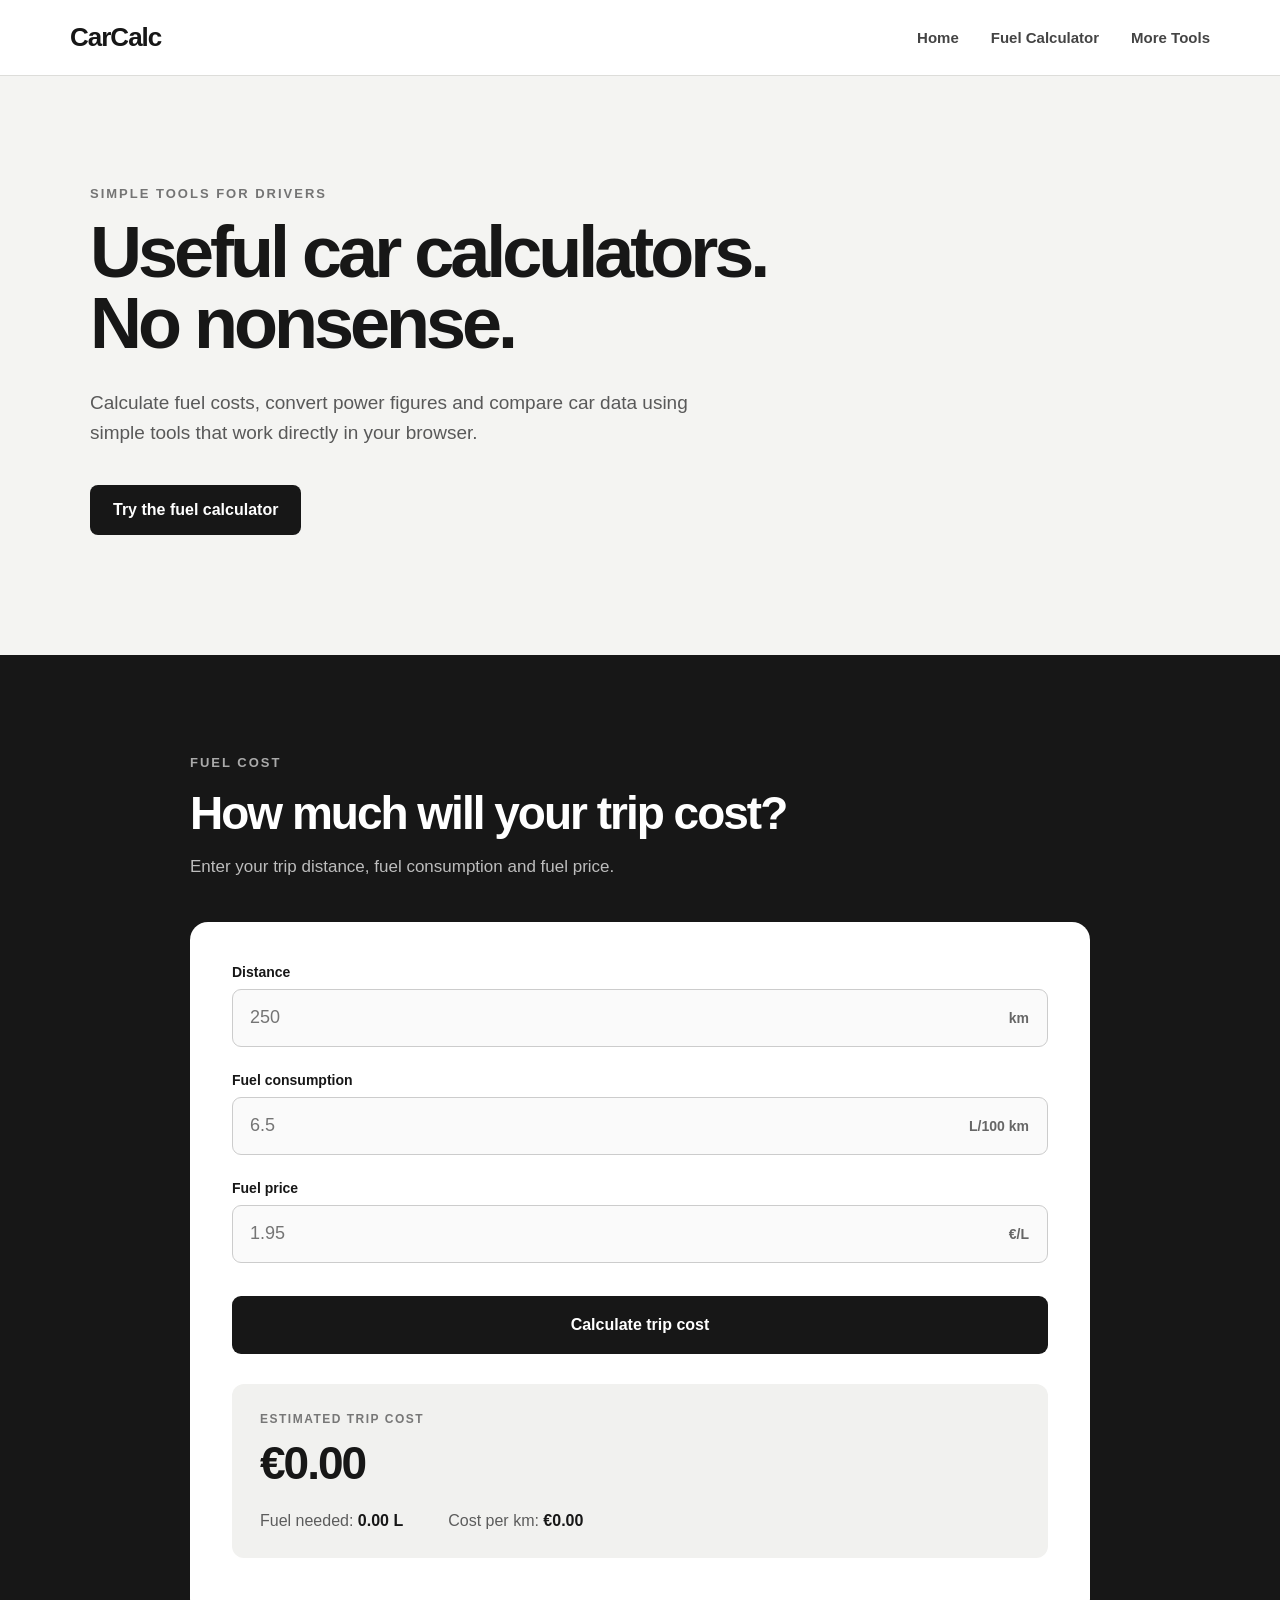
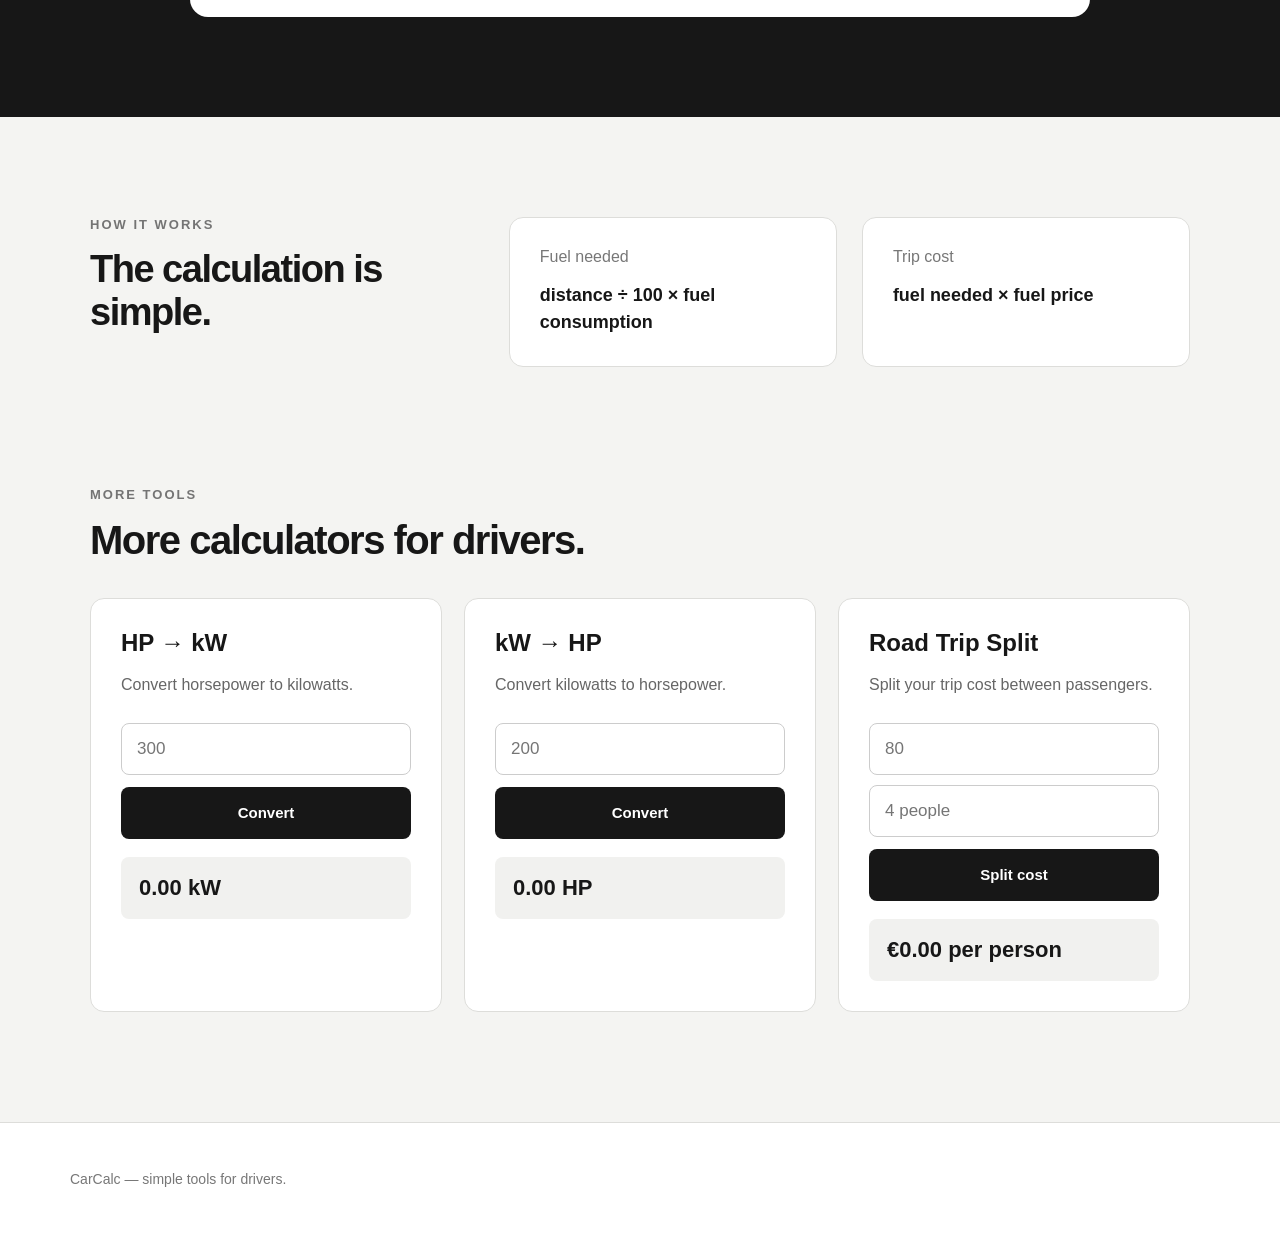
<file: index.html>
<!DOCTYPE html>
<html lang="en">
<head><!-- Google tag (gtag.js) -->
<script async src="https://www.googletagmanager.com/gtag/js?id=G-T5GRWQEMLX"></script>
<script>
  window.dataLayer = window.dataLayer || [];
  function gtag(){dataLayer.push(arguments);}
  gtag('js', new Date());

  gtag('config', 'G-T5GRWQEMLX');
</script>
    <meta charset="UTF-8">
    <title>CarCalc - Simple Car Calculators</title>
    <link rel="stylesheet" href="style.css">
</head>
<body>

    <header class="topbar">
        <div class="logo">CarCalc</div>

        <nav>
            <a href="#home">Home</a>
            <a href="#fuel-calculator">Fuel Calculator</a>
            <a href="#future-tools">More Tools</a>
        </nav>
    </header>

    <main>
        <section class="hero" id="home">
            <p class="eyebrow">SIMPLE TOOLS FOR DRIVERS</p>
            <h1>Useful car calculators.<br>No nonsense.</h1>
            <p class="hero-text">
                Calculate fuel costs, convert power figures and compare car data
                using simple tools that work directly in your browser.
            </p>
            <a class="main-button" href="#fuel-calculator">Try the fuel calculator</a>
        </section>

        <section class="calculator-section" id="fuel-calculator">
            <div class="section-heading">
                <p class="eyebrow">FUEL COST</p>
                <h2>How much will your trip cost?</h2>
                <p>Enter your trip distance, fuel consumption and fuel price.</p>
            </div>

            <div class="calculator-card">
                <div class="input-row">
                    <label for="distance">Distance</label>
                    <div class="input-with-unit">
                        <input type="number" id="distance" placeholder="250" min="0" step="0.1">
                        <span>km</span>
                    </div>
                </div>

                <div class="input-row">
                    <label for="consumption">Fuel consumption</label>
                    <div class="input-with-unit">
                        <input type="number" id="consumption" placeholder="6.5" min="0" step="0.1">
                        <span>L/100 km</span>
                    </div>
                </div>

                <div class="input-row">
                    <label for="fuel-price">Fuel price</label>
                    <div class="input-with-unit">
                        <input type="number" id="fuel-price" placeholder="1.95" min="0" step="0.01">
                        <span>€/L</span>
                    </div>
                </div>

                <button id="calculate-button">Calculate trip cost</button>

                <div class="result-box" id="result-box">
                    <p class="result-label">ESTIMATED TRIP COST</p>
                    <p class="result-price" id="result-price">€0.00</p>

                    <div class="result-details">
                        <p>Fuel needed: <strong id="fuel-needed">0.00 L</strong></p>
                        <p>Cost per km: <strong id="cost-per-km">€0.00</strong></p>
                    </div>
                </div>

                <p class="error-message" id="error-message"></p>
            </div>
        </section>

        <section class="info-section">
            <div>
                <p class="eyebrow">HOW IT WORKS</p>
                <h2>The calculation is simple.</h2>
            </div>

            <div class="formula-card">
                <p>Fuel needed</p>
                <strong>distance ÷ 100 × fuel consumption</strong>
            </div>

            <div class="formula-card">
                <p>Trip cost</p>
                <strong>fuel needed × fuel price</strong>
            </div>
        </section>

        <section class="future-section" id="future-tools">
    <p class="eyebrow">MORE TOOLS</p>
    <h2>More calculators for drivers.</h2>

    <div class="calculator-grid">

        <!-- HP TO KW -->
        <div class="mini-calculator">
            <h3>HP → kW</h3>
            <p>Convert horsepower to kilowatts.</p>

            <input
                type="number"
                id="hp-input"
                placeholder="300"
                min="0"
            >

            <button id="hp-to-kw-button">
                Convert
            </button>

            <div class="mini-result" id="kw-result">
                0.00 kW
            </div>
        </div>


        <!-- KW TO HP -->
        <div class="mini-calculator">
            <h3>kW → HP</h3>
            <p>Convert kilowatts to horsepower.</p>

            <input
                type="number"
                id="kw-input"
                placeholder="200"
                min="0"
            >

            <button id="kw-to-hp-button">
                Convert
            </button>

            <div class="mini-result" id="hp-result">
                0.00 HP
            </div>
        </div>


        <!-- ROAD TRIP SPLIT -->
        <div class="mini-calculator">
            <h3>Road Trip Split</h3>
            <p>Split your trip cost between passengers.</p>

            <input
                type="number"
                id="trip-cost-input"
                placeholder="80"
                min="0"
                step="0.01"
            >

            <input
                type="number"
                id="people-input"
                placeholder="4 people"
                min="1"
                step="1"
            >

            <button id="split-cost-button">
                Split cost
            </button>

            <div class="mini-result" id="split-result">
                €0.00 per person
            </div>
        </div>

    </div>
</section>
                </div>
            </div>
        </section>
    </main>

    <footer>
        <p>CarCalc — simple tools for drivers.</p>
    </footer>

    <script src="script.js"></script>
</body>
</html>
</file>
<file: style.css>
* {
    box-sizing: border-box;
}

html {
    scroll-behavior: smooth;
}

body {
    margin: 0;
    font-family: Arial, Helvetica, sans-serif;
    background: #f4f4f2;
    color: #171717;
}

.topbar {
    width: 100%;
    height: 76px;
    padding: 0 70px;
    display: flex;
    align-items: center;
    justify-content: space-between;
    background: #ffffff;
    border-bottom: 1px solid #ddddda;
}

.logo {
    font-size: 26px;
    font-weight: 800;
    letter-spacing: -1px;
}

nav {
    display: flex;
    gap: 32px;
}

nav a {
    text-decoration: none;
    color: #444444;
    font-size: 15px;
    font-weight: 600;
}

nav a:hover {
    color: #000000;
}

.hero {
    width: 1100px;
    margin: 0 auto;
    padding: 110px 0 120px;
}

.eyebrow {
    margin: 0 0 16px;
    font-size: 13px;
    font-weight: 800;
    letter-spacing: 2px;
    color: #747474;
}

.hero h1 {
    max-width: 820px;
    margin: 0;
    font-size: 72px;
    line-height: 0.98;
    letter-spacing: -4px;
}

.hero-text {
    width: 620px;
    margin: 30px 0 36px;
    font-size: 19px;
    line-height: 1.6;
    color: #595959;
}

.main-button {
    display: inline-block;
    padding: 16px 23px;
    background: #171717;
    color: #ffffff;
    text-decoration: none;
    font-weight: 700;
    border-radius: 8px;
}

.main-button:hover {
    background: #333333;
}

.calculator-section {
    background: #171717;
    color: #ffffff;
    padding: 100px 0;
}

.section-heading {
    width: 900px;
    margin: 0 auto 45px;
}

.section-heading .eyebrow {
    color: #aaaaaa;
}

.section-heading h2 {
    margin: 0 0 14px;
    font-size: 46px;
    letter-spacing: -2px;
}

.section-heading > p:last-child {
    color: #bdbdbd;
    font-size: 17px;
}

.calculator-card {
    width: 900px;
    margin: 0 auto;
    padding: 42px;
    background: #ffffff;
    color: #171717;
    border-radius: 18px;
}

.input-row {
    margin-bottom: 25px;
}

.input-row label {
    display: block;
    margin-bottom: 9px;
    font-size: 14px;
    font-weight: 700;
}

.input-with-unit {
    height: 58px;
    display: flex;
    align-items: center;
    border: 1px solid #cccccc;
    border-radius: 9px;
    background: #fafafa;
    overflow: hidden;
}

.input-with-unit input {
    flex: 1;
    height: 100%;
    padding: 0 17px;
    border: none;
    outline: none;
    background: transparent;
    font-size: 18px;
}

.input-with-unit span {
    padding: 0 18px;
    color: #666666;
    font-size: 14px;
    font-weight: 700;
}

#calculate-button {
    width: 100%;
    height: 58px;
    margin-top: 8px;
    border: none;
    border-radius: 9px;
    background: #171717;
    color: #ffffff;
    font-size: 16px;
    font-weight: 800;
    cursor: pointer;
}

#calculate-button:hover {
    background: #353535;
}

.result-box {
    margin-top: 30px;
    padding: 28px;
    background: #f1f1ef;
    border-radius: 12px;
}

.result-label {
    margin: 0;
    font-size: 12px;
    font-weight: 800;
    letter-spacing: 1.5px;
    color: #777777;
}

.result-price {
    margin: 10px 0 22px;
    font-size: 46px;
    font-weight: 800;
    letter-spacing: -2px;
}

.result-details {
    display: flex;
    gap: 45px;
    color: #5c5c5c;
}

.result-details p {
    margin: 0;
}

.result-details strong {
    color: #171717;
}

.error-message {
    margin: 17px 0 0;
    font-weight: 700;
}

.info-section {
    width: 1100px;
    margin: 0 auto;
    padding: 100px 0;
    display: grid;
    grid-template-columns: 1.2fr 1fr 1fr;
    gap: 25px;
    align-items: stretch;
}

.info-section h2 {
    margin: 0;
    font-size: 38px;
    letter-spacing: -1.5px;
}

.formula-card {
    padding: 30px;
    background: #ffffff;
    border: 1px solid #ddddda;
    border-radius: 14px;
}

.formula-card p {
    margin-top: 0;
    color: #777777;
}

.formula-card strong {
    font-size: 18px;
    line-height: 1.5;
}

.future-section {
    width: 1100px;
    margin: 0 auto;
    padding: 20px 0 110px;
}

.future-section h2 {
    margin: 0 0 35px;
    font-size: 40px;
    letter-spacing: -1.5px;
}

.tool-grid {
    display: grid;
    grid-template-columns: repeat(3, 1fr);
    gap: 20px;
}

.tool-card {
    min-height: 160px;
    padding: 28px;
    background: #ffffff;
    border: 1px solid #ddddda;
    border-radius: 14px;
}

.tool-card h3 {
    margin-top: 0;
    font-size: 22px;
}

.tool-card p {
    color: #666666;
    line-height: 1.5;
}

footer {
    padding: 34px 70px;
    background: #ffffff;
    border-top: 1px solid #ddddda;
    color: #777777;
    font-size: 14px;
}
.calculator-grid {
    display: grid;
    grid-template-columns: repeat(3, 1fr);
    gap: 22px;
}

.mini-calculator {
    padding: 30px;
    background: #ffffff;
    border: 1px solid #ddddda;
    border-radius: 14px;
}

.mini-calculator h3 {
    margin-top: 0;
    margin-bottom: 8px;
    font-size: 24px;
}

.mini-calculator p {
    color: #666666;
    line-height: 1.5;
}

.mini-calculator input {
    width: 100%;
    height: 52px;
    margin-top: 10px;
    padding: 0 15px;

    border: 1px solid #cccccc;
    border-radius: 8px;

    font-size: 17px;
}

.mini-calculator button {
    width: 100%;
    height: 52px;
    margin-top: 12px;

    border: none;
    border-radius: 8px;

    background: #171717;
    color: white;

    font-size: 15px;
    font-weight: 700;

    cursor: pointer;
}

.mini-calculator button:hover {
    background: #353535;
}

.mini-result {
    margin-top: 18px;
    padding: 18px;

    background: #f1f1ef;
    border-radius: 8px;

    font-size: 22px;
    font-weight: 800;
}
</file>
